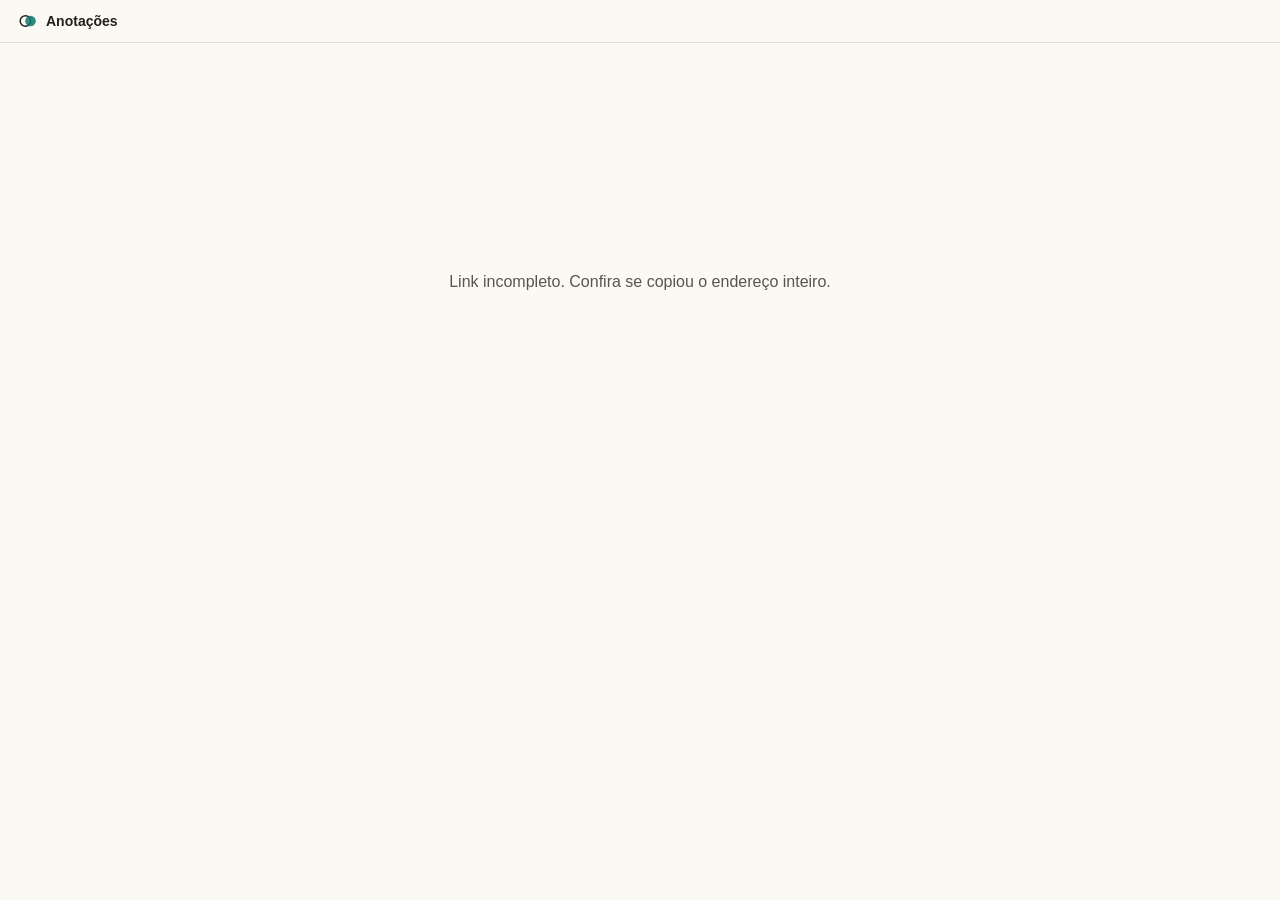
<file: docs/index.html>
<!doctype html>
<html lang="pt-BR">
<head>
<meta charset="utf-8" />
<meta name="viewport" content="width=device-width, initial-scale=1" />
<meta name="robots" content="noindex, nofollow" />
<meta name="referrer" content="no-referrer" />
<title>Anotações — página compartilhada</title>
<style>
  :root { --paper: #fbf9f4; --side: #f2eee5; --ink: #23201b; --ink-2: #5a544a; --ink-3: #8d867a; --line: #e4ded2; --hover: rgba(60,50,30,.06); --accent: #0f766e; --danger: #b4372b; }
  @media (prefers-color-scheme: dark) { :root { --paper: #1c1a17; --side: #23211d; --ink: #ece7dd; --ink-2: #b9b2a5; --ink-3: #857e72; --line: #36322c; --hover: rgba(255,245,225,.06); --accent: #2dd4bf; --danger: #ef7b6e; } mark[data-c] { color: #1c1a17; } }
  * { box-sizing: border-box; }
  html, body { margin: 0; height: 100%; background: var(--paper); color: var(--ink); font: 16px/1.6 -apple-system, BlinkMacSystemFont, "Segoe UI", Inter, Roboto, sans-serif; }
  button { font: inherit; color: inherit; background: none; border: 0; cursor: pointer; }
  .top { position: sticky; top: 0; z-index: 2; display: flex; align-items: center; gap: 10px; padding: 10px 18px; background: color-mix(in srgb, var(--paper) 90%, transparent); backdrop-filter: blur(8px); border-bottom: 1px solid var(--line); font-size: 14px; color: var(--ink-2); }
  .brand { display: flex; align-items: center; gap: 8px; font-weight: 600; color: var(--ink); }
  .crumbs { flex: 1; min-width: 0; overflow: hidden; white-space: nowrap; text-overflow: ellipsis; }
  .crumbs a { color: inherit; text-decoration: none; } .crumbs a:hover { text-decoration: underline; }
  .badge { font-size: 12px; padding: 2px 9px; border-radius: 999px; border: 1px solid var(--line); white-space: nowrap; }
  .badge.edit { color: var(--accent); border-color: var(--accent); }
  .status { font-size: 12px; color: var(--ink-3); min-width: 70px; text-align: right; }
  main { max-width: 760px; margin: 0 auto; padding: 40px 24px 30vh; }
  h1.title { font-family: Georgia, "Iowan Old Style", serif; font-size: 38px; line-height: 1.2; margin: 0 0 18px; outline: none; }
  .icon { font-size: 44px; margin-bottom: 6px; }
  .block { margin: 2px 0; min-height: 1.6em; }
  .ed { outline: none; white-space: pre-wrap; word-break: break-word; padding: 2px 2px; border-radius: 4px; }
  .ed:empty::before { content: attr(data-ph); color: var(--ink-3); }
  [contenteditable="true"].ed:focus { background: var(--hover); }
  .h1 .ed { font-size: 1.9em; font-weight: 700; margin-top: .6em; } .h2 .ed { font-size: 1.45em; font-weight: 650; margin-top: .5em; } .h3 .ed { font-size: 1.2em; font-weight: 650; margin-top: .4em; }
  .row { display: flex; gap: 8px; align-items: flex-start; } .row .ed { flex: 1; min-width: 0; }
  .marker { flex: none; width: 22px; text-align: right; color: var(--ink-2); }
  .todo input { margin-top: .45em; accent-color: var(--accent); } .todo.done .ed { text-decoration: line-through; color: var(--ink-3); }
  .quote { border-left: 3px solid var(--ink); padding-left: 14px; }
  .callout { background: var(--side); border-radius: 8px; padding: 10px 12px; }
  pre.code { background: var(--side); border-radius: 8px; padding: 12px 14px; font: 13.5px/1.5 ui-monospace, Menlo, monospace; overflow: auto; white-space: pre-wrap; }
  hr { border: 0; border-top: 1px solid var(--line); margin: 14px 0; }
  .pagelink { display: inline-flex; gap: 6px; align-items: center; padding: 3px 6px; border-radius: 6px; color: var(--ink); text-decoration: none; border-bottom: 1px solid var(--line); }
  .pagelink:hover { background: var(--hover); }
  .missing { color: var(--ink-3); font-size: 14px; }
  table { border-collapse: collapse; margin: 8px 0; width: 100%; font-size: 14px; } td { border: 1px solid var(--line); padding: 6px 9px; vertical-align: top; } tr.head td { background: var(--side); font-weight: 600; }
  figure { margin: 8px 0; } figure img { max-width: 100%; border-radius: 6px; } figcaption { font-size: 13px; color: var(--ink-3); }
  .cols { display: grid; gap: 28px; } @media (max-width: 700px) { .cols { grid-template-columns: 1fr !important; } }
  .ed b { font-weight: 700; } .ed code { font: .88em ui-monospace, Menlo, monospace; background: var(--hover); border: 1px solid var(--line); border-radius: 4px; padding: 0 4px; color: var(--danger); } .ed a { color: var(--accent); }
  mark[data-c] { border-radius: 3px; padding: 0 1px; }
  mark[data-c="amarelo"]{background:#fde68a} mark[data-c="verde"]{background:#bbf7d0} mark[data-c="azul"]{background:#bfdbfe} mark[data-c="rosa"]{background:#fbcfe8} mark[data-c="laranja"]{background:#fed7aa} mark[data-c="roxo"]{background:#ddd6fe} mark[data-c="cinza"]{background:#e5e7eb}
  span[data-c="vermelho"]{color:#dc2626} span[data-c="laranja"]{color:#ea580c} span[data-c="verde"]{color:#16a34a} span[data-c="azul"]{color:#2563eb} span[data-c="roxo"]{color:#7c3aed} span[data-c="rosa"]{color:#db2777} span[data-c="cinza"]{color:#6b7280}
  .size-s .ed { font-size: .86em } .size-l .ed { font-size: 1.25em } .size-xl .ed { font-size: 1.6em }
  .msg { max-width: 520px; margin: 18vh auto; padding: 24px; text-align: center; color: var(--ink-2); }
  .add { margin-top: 14px; color: var(--ink-3); font-size: 14px; padding: 6px 4px; }
  .add:hover { color: var(--ink); }
  .foot { margin-top: 40px; font-size: 12px; color: var(--ink-3); }
</style>
</head>
<body>
<div class="top">
  <span class="brand"><svg viewBox="0 0 32 32" width="20" height="20"><circle cx="12" cy="16" r="8.5" fill="none" stroke="currentColor" stroke-width="2.4"/><circle cx="20" cy="16" r="8.5" fill="#0f766e" opacity=".85"/></svg>Anotações</span>
  <span class="crumbs" id="crumbs"></span>
  <span class="badge" id="badge" hidden></span>
  <span class="status" id="status"></span>
</div>
<main id="main"><div class="msg">Carregando…</div></main>
<script>
"use strict";
const SUPABASE = "https://uedwvksbhrxhbgsofxyq.supabase.co";
const ANON = "eyJhbGciOiJIUzI1NiIsInR5cCI6IkpXVCJ9.eyJpc3MiOiJzdXBhYmFzZSIsInJlZiI6InVlZHd2a3NiaHJ4aGJnc29meHlxIiwicm9sZSI6ImFub24iLCJpYXQiOjE3OTM3MDYzNjUsImV4cCI6MjEwOTI4MjM2NX0.mFvYRZvTJU-7R9HPRFz3d0wQuKHx1zSdV3CSibhkS-Q";
const $ = (id) => document.getElementById(id);
const esc = (s) => String(s ?? "").replace(/&/g, "&amp;").replace(/</g, "&lt;").replace(/>/g, "&gt;");
const uid = () => crypto.getRandomValues(new Uint8Array(8)).reduce((a, b) => a + b.toString(16).padStart(2, "0"), "");
const HL = ["amarelo","verde","azul","rosa","laranja","roxo","cinza"], TC = ["vermelho","laranja","verde","azul","roxo","rosa","cinza"];

/* Só as marcas que o app usa; o resto vira texto. */
function sanitize(html) {
  const root = document.createElement("div"); root.innerHTML = html; let out = "";
  const walk = (n) => {
    if (n.nodeType === 3) { out += esc(n.nodeValue); return; }
    if (n.nodeType !== 1) return;
    const t = n.tagName; if (t === "BR") { out += "\n"; return; } if (t === "SCRIPT" || t === "STYLE") return;
    let o = "", c = "";
    const map = { B: "b", STRONG: "b", I: "i", EM: "i", U: "u", S: "s", STRIKE: "s", DEL: "s", CODE: "code" };
    if (map[t]) { o = `<${map[t]}>`; c = `</${map[t]}>`; }
    else if (t === "A" && /^(https?:|mailto:)/i.test(n.getAttribute("href") || "")) { o = `<a href="${esc(n.getAttribute("href")).replace(/"/g, "&quot;")}" target="_blank" rel="noopener noreferrer">`; c = "</a>"; }
    else if (t === "MARK") { const k = HL.includes(n.dataset.c) ? n.dataset.c : "amarelo"; o = `<mark data-c="${k}">`; c = "</mark>"; }
    else if (t === "SPAN" && TC.includes(n.dataset.c)) { o = `<span data-c="${n.dataset.c}">`; c = "</span>"; }
    if (/^(DIV|P|LI)$/.test(t) && out && !out.endsWith("\n")) out += "\n";
    out += o; n.childNodes.forEach(walk); out += c;
  };
  root.childNodes.forEach(walk); return out;
}
const html = (b) => (b.rich ? sanitize(b.rich) : esc(b.text || ""));
const plain = (h) => { const d = document.createElement("div"); d.innerHTML = h; return d.textContent || ""; };
const hasMarks = (h) => /<[a-z]/i.test(h);

let token = "", pageId = "", link = null, dirty = new Set(), saving = false, timer = null;
const PH = { text: "Escreva algo…", h1: "Título 1", h2: "Título 2", h3: "Título 3", bullet: "Item", number: "Item", todo: "Tarefa", quote: "Citação", callout: "Destaque" };
const EDITABLE = ["text","h1","h2","h3","bullet","number","todo","quote","callout"];

function parseHash() { const [t, p] = location.hash.slice(1).split("/"); token = t || ""; pageId = p || ""; }

async function rpc(fn, args) {
  const r = await fetch(`${SUPABASE}/rest/v1/rpc/${fn}`, { method: "POST", headers: { apikey: ANON, Authorization: `Bearer ${ANON}`, "Content-Type": "application/json" }, body: JSON.stringify(args) });
  const j = await r.json().catch(() => null);
  if (!r.ok) throw new Error(j?.message || `erro ${r.status}`);
  return j;
}

function status(t) { $("status").textContent = t; }

async function load(keepFocus) {
  if (!/^[A-Za-z0-9_-]{32,}$/.test(token)) return fail("Link incompleto. Confira se copiou o endereço inteiro.");
  try { link = await rpc("anotacoes_link_read", { p_token: token }); } catch (e) { return fail("Não foi possível abrir o link agora. Tente de novo em instantes."); }
  if (!link) return fail("Este link não existe ou foi revogado pelo dono.");
  if (!pageId || !link.content.pages[pageId]) pageId = link.content.root;
  if (!keepFocus) render();
}

function fail(msg) { $("main").innerHTML = `<div class="msg">${esc(msg)}</div>`; $("crumbs").textContent = ""; $("badge").hidden = true; }

const canEdit = () => link?.mode === "edit";
const pages = () => link.content.pages;

function crumbs() {
  const out = []; let p = pages()[pageId]; const seen = new Set();
  while (p && !seen.has(p.id)) { seen.add(p.id); out.unshift(p); p = p.parentId ? pages()[p.parentId] : null; }
  $("crumbs").innerHTML = out.map((x, i) => i === out.length - 1 ? esc(x.title || "Sem título") : `<a href="#${token}/${x.id}">${esc(x.title || "Sem título")}</a> / `).join("");
  document.title = `${out.at(-1)?.title || "Página"} — Anotações`;
}

function render() {
  const p = pages()[pageId];
  crumbs();
  $("badge").hidden = false; $("badge").textContent = canEdit() ? "✏️ Você pode editar" : "👁 Só leitura"; $("badge").className = "badge" + (canEdit() ? " edit" : "");
  const m = $("main"); m.innerHTML = "";
  if (p.icon) { const i = document.createElement("div"); i.className = "icon"; i.textContent = p.icon; m.append(i); }
  const h = document.createElement("h1"); h.className = "title"; h.textContent = p.title || ""; h.dataset.ph = "Sem título";
  if (canEdit()) { h.contentEditable = "plaintext-only"; h.oninput = () => { p.title = h.textContent; touch(p.id); }; h.onkeydown = (e) => { if (e.key === "Enter") { e.preventDefault(); m.querySelector(".ed[contenteditable]")?.focus(); } }; }
  m.append(h);
  const wrap = document.createElement("div"); m.append(wrap);
  renderBlocks(p, wrap);
  if (canEdit()) {
    const add = document.createElement("button"); add.className = "add"; add.textContent = "+ Adicionar parágrafo";
    add.onclick = () => { const b = { id: uid(), type: "text", text: "" }; p.blocks.push(b); touch(p.id); renderBlocks(p, wrap); focusBlock(b.id); };
    m.append(add);
  }
  const f = document.createElement("div"); f.className = "foot"; f.textContent = "Compartilhado pelo app Anotações. " + (canEdit() ? "As alterações são salvas sozinhas." : "");
  m.append(f);
}

function focusBlock(id, end) { const el = document.querySelector(`[data-id="${id}"] .ed`); if (!el) return; el.focus(); const r = document.createRange(); r.selectNodeContents(el); r.collapse(!end ? false : false); const s = getSelection(); s.removeAllRanges(); s.addRange(r); }

function renderBlocks(p, wrap) {
  wrap.innerHTML = ""; let n = 0; const list = p.blocks || [];
  let target = wrap, cols = null;
  for (const b of list) {
    if (b.type === "cols") { cols = document.createElement("div"); cols.className = "cols"; const k = list.slice(list.indexOf(b)).findIndex((x) => x.type === "colend"); const count = list.slice(list.indexOf(b), list.indexOf(b) + (k < 0 ? list.length : k)).filter((x) => x.type === "colbreak").length + 1; cols.style.gridTemplateColumns = `repeat(${count}, minmax(0,1fr))`; wrap.append(cols); target = document.createElement("div"); cols.append(target); continue; }
    if (b.type === "colbreak" && cols) { target = document.createElement("div"); cols.append(target); continue; }
    if (b.type === "colend") { cols = null; target = wrap; continue; }
    n = b.type === "number" ? n + 1 : 0;
    target.append(blockEl(p, b, n, wrap));
  }
}

function blockEl(p, b, n, wrap) {
  const d = document.createElement("div"); d.className = `block ${b.type}` + (b.size ? ` size-${b.size}` : ""); d.dataset.id = b.id;
  const ed = () => {
    const e = document.createElement("div"); e.className = "ed"; e.innerHTML = html(b); e.dataset.ph = PH[b.type] || "";
    if (canEdit() && EDITABLE.includes(b.type)) {
      e.contentEditable = "true";
      e.oninput = () => { const h = sanitize(e.innerHTML); b.text = plain(h); if (hasMarks(h)) b.rich = h; else delete b.rich; touch(p.id); };
      e.onpaste = (ev) => { ev.preventDefault(); document.execCommand("insertText", false, ev.clipboardData.getData("text/plain")); };
      e.onkeydown = (ev) => {
        if (ev.key === "Enter" && !ev.shiftKey) {
          ev.preventDefault();
          const nb = { id: uid(), type: ["bullet","number","todo"].includes(b.type) ? b.type : "text", text: "" };
          if (b.type === "todo") nb.checked = false;
          if (!b.text && b.type !== "text") { b.type = "text"; touch(p.id); renderBlocks(p, wrap); focusBlock(b.id); return; }
          p.blocks.splice(p.blocks.indexOf(b) + 1, 0, nb); touch(p.id); renderBlocks(p, wrap); focusBlock(nb.id);
        } else if (ev.key === "Backspace" && !b.text && p.blocks.length > 1) {
          ev.preventDefault(); const i = p.blocks.indexOf(b); p.blocks.splice(i, 1); touch(p.id); renderBlocks(p, wrap);
          const prev = p.blocks.slice(0, i).reverse().find((x) => EDITABLE.includes(x.type)); if (prev) focusBlock(prev.id, true);
        }
      };
    }
    return e;
  };
  switch (b.type) {
    case "bullet": case "number": { const r = document.createElement("div"); r.className = "row"; const mk = document.createElement("span"); mk.className = "marker"; mk.textContent = b.type === "bullet" ? "•" : n + "."; r.append(mk, ed()); d.append(r); break; }
    case "todo": { const r = document.createElement("div"); r.className = "row todo" + (b.checked ? " done" : ""); const c = document.createElement("input"); c.type = "checkbox"; c.checked = !!b.checked; c.disabled = !canEdit(); c.onchange = () => { b.checked = c.checked; r.classList.toggle("done", c.checked); touch(p.id); }; r.append(c, ed()); d.append(r); break; }
    case "callout": { const r = document.createElement("div"); r.className = "row callout"; const mk = document.createElement("span"); mk.textContent = "💡"; r.append(mk, ed()); d.append(r); break; }
    case "quote": { d.classList.add("quote"); d.append(ed()); break; }
    case "code": { const pre = document.createElement("pre"); pre.className = "code"; pre.textContent = b.text || ""; d.append(pre); break; }
    case "divider": d.append(document.createElement("hr")); break;
    case "page": case "database": { const t = b.ref && pages()[b.ref]; if (t) { const a = document.createElement("a"); a.className = "pagelink"; a.href = `#${token}/${t.id}`; a.textContent = `${t.icon || (b.type === "database" ? "▤" : "📄")} ${t.title || "Sem título"}`; d.append(a); } else { const s = document.createElement("span"); s.className = "missing"; s.textContent = "(página não incluída no link)"; d.append(s); } break; }
    case "table": { const tb = document.createElement("table"); (b.rows || []).forEach((row, i) => { const tr = document.createElement("tr"); if (b.header && i === 0) tr.className = "head"; row.forEach((c) => { const td = document.createElement("td"); td.textContent = c; tr.append(td); }); tb.append(tr); }); d.append(tb); break; }
    case "image": { if (!b.src) break; const f = document.createElement("figure"); const img = document.createElement("img"); if (/^(https:|data:image\/)/.test(b.src)) img.src = b.src; img.alt = b.caption || ""; f.append(img); if (b.caption) { const c = document.createElement("figcaption"); c.textContent = b.caption; f.append(c); } d.append(f); break; }
    case "file": { const s = document.createElement("span"); s.className = "missing"; s.textContent = `📎 ${b.caption || "anexo"} (disponível no app)`; d.append(s); break; }
    default: d.append(ed());
  }
  return d;
}

function touch(id) { dirty.add(id); status("Editando…"); clearTimeout(timer); timer = setTimeout(save, 1200); }

async function save() {
  if (saving) { timer = setTimeout(save, 800); return; }
  saving = true; status("Salvando…");
  try {
    for (const id of [...dirty]) { dirty.delete(id); const p = pages()[id]; await rpc("anotacoes_link_write", { p_token: token, p_page: id, p_title: p.title ?? null, p_blocks: p.blocks }); }
    status("✓ Salvo");
  } catch (e) { status("Erro ao salvar"); alert("Não foi possível salvar: " + e.message); }
  finally { saving = false; }
}

window.addEventListener("hashchange", () => { const t = token; parseHash(); if (t === token && link) { if (!pages()[pageId]) pageId = link.content.root; render(); } else void load(); });
window.addEventListener("beforeunload", (e) => { if (dirty.size || saving) { e.preventDefault(); e.returnValue = ""; } });
// Busca novidades do dono de tempos em tempos (se ninguém estiver digitando aqui).
setInterval(async () => { if (!link || dirty.size || saving || document.activeElement?.isContentEditable) return; const before = JSON.stringify(link.content.pages[pageId]); await load(true); if (JSON.stringify(link.content.pages[pageId]) !== before) render(); }, 20000);
parseHash(); void load();
</script>
</body>
</html>
</file>
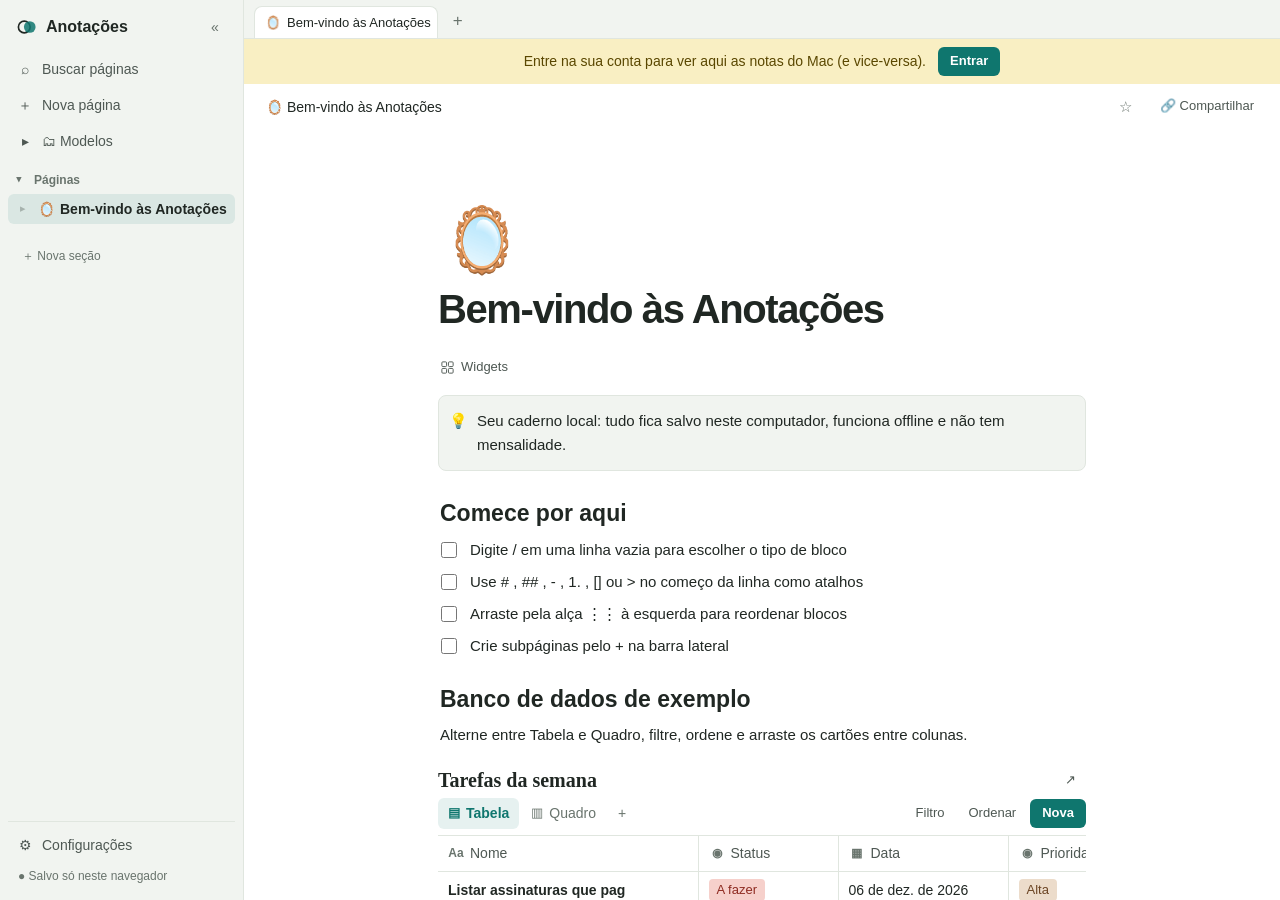
<file: docs/app/index.html>
<!doctype html>
<html lang="pt-BR">
  <head>
    <meta charset="UTF-8" />
    <meta name="viewport" content="width=device-width, initial-scale=1.0, viewport-fit=cover" />
    <meta name="apple-mobile-web-app-capable" content="yes" />
    <meta name="mobile-web-app-capable" content="yes" />
    <meta name="apple-mobile-web-app-status-bar-style" content="default" />
    <meta name="apple-mobile-web-app-title" content="Anotações" />
    <meta name="theme-color" content="#0f766e" />
    <meta name="description" content="Anotações — caderno local de páginas, blocos e bancos de dados." />
    <link rel="icon" type="image/svg+xml" href="./icon.svg" />
    <link rel="apple-touch-icon" sizes="180x180" href="./apple-touch-icon.png" />
    <link rel="manifest" href="./manifest.webmanifest" />
    <title>Anotações</title>
    <script type="module" crossorigin src="./assets/index-vkqSmqb_.js"></script>
    <link rel="stylesheet" crossorigin href="./assets/index-DmM8IKfW.css">
  </head>
  <body>
    <div id="root"></div>
  </body>
</html>
</file>
<file: docs/app/assets/index-DmM8IKfW.css>
:root{--bg: #f7f8f6;--paper: #ffffff;--side: #f1f4f0;--ink: #202723;--ink-2: #4e5853;--ink-3: #69746d;--line: #e0e6df;--hover: rgba(32, 59, 46, .065);--active: rgba(15, 118, 110, .1);--accent: #0f766e;--accent-ink: #ffffff;--danger: #b4372b;--shadow: 0 10px 30px rgba(40, 30, 10, .14), 0 1px 3px rgba(40, 30, 10, .1);--radius: 8px;--serif: "Iowan Old Style", "Palatino Linotype", Palatino, "Book Antiqua", Georgia, serif;--sans: ui-sans-serif, -apple-system, BlinkMacSystemFont, "Segoe UI", Roboto, "Helvetica Neue", Arial, sans-serif;--mono: ui-monospace, "SF Mono", Menlo, Consolas, monospace;--c-gray: #e6e2da;--t-gray: #4e4a43;--c-brown: #ecdccb;--t-brown: #6b4423;--c-orange: #f8dcc0;--t-orange: #8a4510;--c-yellow: #f6e8a9;--t-yellow: #6d5800;--c-green: #cfe8d5;--t-green: #1f5f33;--c-blue: #cfe1f3;--t-blue: #1d4f80;--c-purple: #e1d6f2;--t-purple: #553489;--c-pink: #f3d4e4;--t-pink: #87285b;--c-red: #f6d0cb;--t-red: #8d2a20;color-scheme:light}@media(prefers-color-scheme:dark){:root{--bg: #181c1a;--paper: #1d2320;--side: #171c19;--ink: #e9eeea;--ink-2: #b8c3bc;--ink-3: #a0ada5;--line: #353f39;--hover: rgba(255, 245, 225, .06);--active: rgba(45, 212, 191, .14);--accent: #2bb3a3;--accent-ink: #0b1312;--danger: #ef7b6e;--shadow: 0 12px 34px rgba(0, 0, 0, .5), 0 1px 3px rgba(0, 0, 0, .4);--c-gray: #3a3732;--t-gray: #ddd6ca;--c-brown: #4a3a2c;--t-brown: #ecd2b8;--c-orange: #5a3a1e;--t-orange: #f8c99a;--c-yellow: #554a1a;--t-yellow: #f3e08a;--c-green: #1f4a2e;--t-green: #a9e2b8;--c-blue: #1d3a57;--t-blue: #acd0f5;--c-purple: #3d2d5a;--t-purple: #d4bff7;--c-pink: #55253f;--t-pink: #f4b8d6;--c-red: #5a2620;--t-red: #f7b2a9;color-scheme:dark}}*{box-sizing:border-box}html,body,#root{height:100%}body{margin:0;background:var(--bg);color:var(--ink);font:15px/1.6 var(--sans);-webkit-font-smoothing:antialiased}button{font:inherit;color:inherit;background:none;border:0;cursor:pointer;padding:0}input,select{font:inherit;color:inherit}.muted{color:var(--ink-3)}.pad{padding:8px 10px}.app{display:grid;grid-template-columns:244px minmax(0,1fr);height:100%}.app.no-sidebar{grid-template-columns:1fr}.main{overflow-y:auto;background:var(--paper);min-width:0}.topbar{position:sticky;top:0;z-index:5;display:flex;align-items:center;gap:8px;height:46px;padding:0 16px;background:color-mix(in srgb,var(--paper) 88%,transparent);-webkit-backdrop-filter:blur(8px);backdrop-filter:blur(8px)}.crumbs{display:flex;align-items:center;min-width:0;overflow:hidden;white-space:nowrap;font-size:14px;color:var(--ink-2)}.crumb{padding:2px 6px;border-radius:5px;max-width:220px;overflow:hidden;text-overflow:ellipsis}.crumb:hover{background:var(--hover)}.crumb.current{color:var(--ink)}.sep{color:var(--ink-3);margin:0 1px}.sidebar{background:var(--side);border-right:1px solid var(--line);display:flex;flex-direction:column;min-height:0;padding:10px 8px;gap:2px;font-size:14px}.brand{display:flex;align-items:center;gap:8px;padding:4px 8px 10px}.logo{color:var(--ink);display:grid}.brand-name{font-family:var(--sans);font-size:16px;font-weight:700;flex:1}.side-action{display:flex;align-items:center;gap:8px;width:100%;padding:6px 8px;border-radius:6px;color:var(--ink-2);text-align:left}.side-action:hover{background:var(--hover);color:var(--ink)}.side-action span{width:18px;text-align:center}.side-escriba{display:flex;align-items:center;gap:4px}.side-escriba .side-action{flex:1;min-width:0}.side-rec{display:inline-flex;align-items:center;gap:6px;padding:4px 9px;border-radius:999px;font-size:12px;font-weight:600;color:#c0392b;border:1px solid color-mix(in srgb,#c0392b 35%,transparent);white-space:nowrap}.side-rec i{width:8px;height:8px;border-radius:50%;background:#dc352f;box-shadow:0 0 0 2px color-mix(in srgb,#dc352f 20%,transparent)}.side-rec:hover{background:color-mix(in srgb,#dc352f 10%,transparent)}.side-label{font-size:12px;font-weight:600;color:var(--ink-3);padding:14px 10px 4px}.tree{flex:1;overflow-y:auto;min-height:40px}.tree-row{display:flex;align-items:center;gap:4px;height:30px;padding-right:4px;border-radius:6px;cursor:pointer;color:var(--ink-2);position:relative}.tree-row:hover{background:var(--hover);color:var(--ink)}.tree-row.active{background:var(--active);color:var(--ink);font-weight:550}.tree-row.drop-inside{box-shadow:inset 0 0 0 2px var(--accent)}.tree-row.drop-before:before{content:"";position:absolute;left:6px;right:6px;top:-1px;height:2px;background:var(--accent);border-radius:2px}.twisty{width:18px;height:18px;border-radius:4px;font-size:11px;color:var(--ink-3);transition:transform .12s;flex:none}.twisty:hover{background:var(--hover)}.twisty.open{transform:rotate(90deg)}.twisty.empty{opacity:.45}.tree-icon{width:20px;text-align:center;flex:none}.tree-title{flex:1;overflow:hidden;text-overflow:ellipsis;white-space:nowrap}.tree-actions{display:none;gap:2px}.tree-row:hover .tree-actions{display:flex}.tree-empty{font-size:13px;color:var(--ink-3);height:26px;display:flex;align-items:center}.version-line{display:block;width:100%;text-align:left;font-size:11px;color:var(--ink-3);opacity:.75;padding:4px 10px 2px;white-space:nowrap;overflow:hidden;text-overflow:ellipsis}.version-line:hover{opacity:1;color:var(--ink-2)}[data-platform=darwin] .sidebar{padding-top:40px;position:relative}[data-platform=darwin] .sidebar:before{content:"";position:absolute;top:0;left:0;right:0;height:36px;-webkit-app-region:drag}[data-platform=darwin] .topbar{-webkit-app-region:drag}[data-platform=darwin] .topbar button,[data-platform=darwin] .topbar input,[data-platform=darwin] .topbar a,[data-platform=darwin] .topbar [role=button]{-webkit-app-region:no-drag}[data-platform=darwin] .app.no-sidebar .topbar{padding-left:84px}.side-scroll{flex:1;overflow-y:auto;min-height:40px}.side-scroll .tree{flex:none;overflow:visible;min-height:0;padding-bottom:10px}.tree-section{padding-bottom:4px}.side-label-btn{display:block;width:100%;text-align:left;border-radius:6px}.side-label-btn:hover{color:var(--ink-2);background:var(--hover)}.fav-btn{margin-left:auto;font-size:15px}.fav-btn.on{color:#e0a526}.fav-btn+.ai-pill{margin-left:6px}.side-footer{border-top:1px solid var(--line);padding-top:6px;margin-top:6px}.local-badge{display:block;width:100%;text-align:left;font-size:12px;color:var(--accent);padding:4px 10px;overflow:hidden;text-overflow:ellipsis;white-space:nowrap}.local-badge.warn{color:#b7791f;text-decoration:underline;text-underline-offset:3px}.local-badge.err{color:var(--danger);text-decoration:underline;text-underline-offset:3px}.local-badge.muted-badge{color:var(--ink-3)}.reconnect-banner{display:flex;align-items:center;gap:12px;justify-content:center;flex-wrap:wrap;padding:8px 16px;background:color-mix(in srgb,#f6e8a9 70%,var(--paper));color:#5a4700;font-size:14px}@media(prefers-color-scheme:dark){.reconnect-banner{background:#3d3510;color:#f3e08a}}.icon-btn{width:24px;height:24px;border-radius:5px;display:inline-grid;place-items:center;color:var(--ink-3);flex:none}.icon-btn:hover{background:var(--hover);color:var(--ink)}.ghost{padding:4px 10px;border-radius:6px;color:var(--ink-2)}.ghost:hover{background:var(--hover);color:var(--ink)}.ghost.on{color:var(--accent);font-weight:600}.ghost.danger{color:var(--danger)}.small{font-size:13px}.primary{background:var(--accent);color:var(--accent-ink);padding:5px 14px;border-radius:6px;font-weight:600}.primary:hover{filter:brightness(1.08)}.primary.small{padding:4px 12px}:where(button,select):focus-visible{outline:2px solid var(--accent);outline-offset:2px}.page-title{letter-spacing:-.035em}.page{max-width:760px;margin:0 auto;padding:44px 56px 30vh}.page.wide{max-width:1180px}.page-head{margin-bottom:8px}.page-icon{font-size:30px;line-height:1;border-radius:8px;padding:4px}.page-icon.large{font-size:64px;margin-bottom:6px}.page-icon:hover{background:var(--hover)}.add-icon{opacity:0;transition:opacity .15s}.page-head:hover .add-icon,.peek-body:hover .add-icon{opacity:1}.page-title{display:block;width:100%;border:0;outline:0;background:transparent;font:720 40px/1.18 var(--sans);color:var(--ink);padding:4px 0 12px}.page-title:not(:focus){text-overflow:ellipsis}.page-title::placeholder{color:var(--ink-3);opacity:.6}.empty-state{display:grid;place-items:center;gap:12px;padding:20vh 20px;color:var(--ink-2)}.blocks{position:relative}.block{position:relative;display:flex;align-items:flex-start;margin:1px 0;border-radius:4px}.block-gutter{position:absolute;left:-52px;top:3px;display:flex;gap:2px;opacity:0;transition:opacity .1s}.block:hover>.block-gutter,.block:focus-within>.block-gutter{opacity:1}.gutter-btn{width:22px;height:24px;border-radius:4px;color:var(--ink-3);display:grid;place-items:center;font-size:14px;-webkit-user-select:none;user-select:none}.gutter-btn:hover{background:var(--hover);color:var(--ink)}.handle{cursor:grab;letter-spacing:-3px;font-size:12px}.block.dragging{opacity:.4}.block.drop-before:before,.block.drop-after:after{content:"";position:absolute;left:0;right:0;height:3px;background:var(--accent);border-radius:2px;opacity:.7}.block.drop-before:before{top:-2px}.block.drop-after:after{bottom:-2px}.block>.editable,.block-row{flex:1;min-width:0}.editable{outline:none;white-space:pre-wrap;word-break:break-word;padding:3px 2px;min-height:1.6em;caret-color:var(--accent)}.editable:empty:before{content:attr(data-placeholder);color:var(--ink-3);opacity:0;pointer-events:none}.editable:focus:empty:before{opacity:.8}.block-h1 .editable:empty:before,.block-h2 .editable:empty:before,.block-h3 .editable:empty:before{opacity:.6}.block-h1{margin-top:26px}.block-h1 .editable{font:700 30px/1.25 var(--sans)}.block-h2{margin-top:20px}.block-h2 .editable{font:650 23px/1.3 var(--sans)}.block-h3{margin-top:14px}.block-h3 .editable{font:650 18.5px/1.35 var(--sans)}.block-row{display:flex;align-items:flex-start;gap:6px}.block-row>.editable{flex:1}.marker{width:22px;flex:none;text-align:center;padding-top:3px;color:var(--ink-2)}.marker.num{font-variant-numeric:tabular-nums;text-align:right;padding-right:2px}.todo-box{width:16px;height:16px;margin:7px 5px 0 3px;accent-color:var(--accent);cursor:pointer;flex:none}.checked .editable{text-decoration:line-through;color:var(--ink-3)}.block-quote .editable{border-left:3px solid var(--ink);padding-left:14px;font-family:var(--serif);font-size:17px}.callout{background:var(--side);border:1px solid var(--line);border-radius:var(--radius);padding:10px 12px 10px 8px;margin:4px 0}.block-code .editable{font:13.5px/1.55 var(--mono);background:var(--side);border:1px solid var(--line);border-radius:var(--radius);padding:14px 16px;margin:4px 0;-moz-tab-size:2;tab-size:2}.divider{flex:1;padding:8px 0;outline:none;border-radius:4px}.divider:focus{background:var(--active)}.divider hr{border:0;border-top:1px solid var(--line);margin:0}.page-link{display:flex;align-items:center;gap:8px;width:100%;padding:4px;border-radius:5px;text-align:left}.page-link:hover{background:var(--hover)}.page-link-title{text-decoration:underline;text-decoration-color:var(--line);text-underline-offset:4px;font-weight:550}.missing{color:var(--ink-3);font-style:italic;padding:3px 2px}.blocks-tail{height:120px;cursor:text}.popover{position:fixed;z-index:100;background:var(--paper);border:1px solid var(--line);border-radius:10px;box-shadow:var(--shadow);padding:6px;max-height:70vh;overflow-y:auto;font-size:14px}.menu-label{font-size:11px;font-weight:600;text-transform:uppercase;letter-spacing:.08em;color:var(--ink-3);padding:8px 8px 4px}.menu-item{display:flex;align-items:center;gap:8px;width:100%;padding:5px 8px;border-radius:6px;text-align:left;min-height:32px}.menu-item:hover,.menu-item.active{background:var(--hover)}.menu-item.danger{color:var(--danger)}.menu-icon{width:26px;height:26px;flex:none;display:grid;place-items:center;border:1px solid var(--line);border-radius:6px;font-size:12px;background:var(--paper);color:var(--ink-2)}.menu-text{display:flex;flex-direction:column;line-height:1.25}.menu-text small{color:var(--ink-3);font-size:12px}.menu-input{width:100%;padding:6px 8px;border:1px solid var(--line);border-radius:6px;background:var(--bg);outline:none;margin-bottom:4px}.menu-input:focus{border-color:var(--accent)}.option-row{justify-content:space-between}.option-pick{flex:1;text-align:left}.swatch{width:16px;height:16px;border-radius:4px;display:inline-block}.emoji-grid{display:grid;grid-template-columns:repeat(8,1fr);gap:2px}.emoji-grid button{font-size:20px;height:34px;border-radius:6px}.emoji-grid button:hover{background:var(--hover)}.pill{display:inline-block;padding:0 8px;border-radius:4px;font-size:13px;line-height:22px;white-space:nowrap;max-width:100%;overflow:hidden;text-overflow:ellipsis}.swatch.c-gray,.pill.c-gray{background:var(--c-gray);color:var(--t-gray)}.swatch.c-brown,.pill.c-brown{background:var(--c-brown);color:var(--t-brown)}.swatch.c-orange,.pill.c-orange{background:var(--c-orange);color:var(--t-orange)}.swatch.c-yellow,.pill.c-yellow{background:var(--c-yellow);color:var(--t-yellow)}.swatch.c-green,.pill.c-green{background:var(--c-green);color:var(--t-green)}.swatch.c-blue,.pill.c-blue{background:var(--c-blue);color:var(--t-blue)}.swatch.c-purple,.pill.c-purple{background:var(--c-purple);color:var(--t-purple)}.swatch.c-pink,.pill.c-pink{background:var(--c-pink);color:var(--t-pink)}.swatch.c-red,.pill.c-red{background:var(--c-red);color:var(--t-red)}.database{margin:10px 0 14px;width:100%}.database.inline{margin-left:0}.db-title-row{display:flex;align-items:center;gap:6px}.db-title{min-width:0;flex:1;border:0;outline:0;background:transparent;font:650 20px/1.4 var(--serif);padding:4px 0;color:var(--ink)}.db-bar{display:flex;align-items:center;justify-content:space-between;gap:8px;border-bottom:1px solid var(--line);padding-bottom:6px;flex-wrap:wrap}.db-tabs{display:flex;gap:2px;flex-wrap:wrap}.db-tab{padding:4px 10px;border-radius:6px;color:var(--ink-3);font-size:14px;display:flex;align-items:center;gap:6px}.db-tab:hover{background:var(--hover);color:var(--ink)}.db-tab.active{color:var(--accent);font-weight:650;background:var(--active)}.tab-icon{font-size:13px}.db-tools{display:flex;align-items:center;gap:4px}.table-wrap{overflow-x:auto}.db-table{border-collapse:collapse;min-width:100%;font-size:14px}.db-table th,.db-table td{border-bottom:1px solid var(--line);border-right:1px solid var(--line);text-align:left;vertical-align:middle;padding:0;min-width:140px;height:36px}.db-table th:last-child,.db-table td:last-child{border-right:0}.db-table th.col-title,.db-table td.t-title{min-width:260px}.db-table .col-add{min-width:40px;width:40px}.db-table th{font-weight:500;color:var(--ink-2)}.th-btn{width:100%;height:34px;padding:0 10px;text-align:left;display:flex;align-items:center;gap:6px;white-space:nowrap}.th-btn:hover{background:var(--hover)}.prop-icon{color:var(--ink-3);font-size:12px;min-width:16px;text-align:center;font-weight:600}.db-table tr:hover td{background:color-mix(in srgb,var(--hover) 50%,transparent)}.db-table tr.drop-before td{box-shadow:inset 0 2px 0 var(--accent)}.db-table td{position:relative}.row-handle{position:absolute;left:-24px;top:8px;color:var(--ink-3);cursor:grab;opacity:0;letter-spacing:-3px;font-size:12px}.db-table tr:hover .row-handle{opacity:1}.row-del{opacity:0;margin:0 8px}.db-table tr:hover .row-del{opacity:1}.cell-input{width:100%;height:35px;border:0;outline:0;padding:0 10px;background:transparent}.cell-input:focus{box-shadow:inset 0 0 0 2px var(--accent);border-radius:3px;background:var(--paper)}.cell-input.num{text-align:right;font-variant-numeric:tabular-nums}.cell-title{display:flex;align-items:center}.cell-title .cell-input{font-weight:550}.open-btn{font-size:12px;color:var(--ink-2);border:1px solid var(--line);background:var(--paper);border-radius:5px;padding:1px 7px;margin-right:8px;white-space:nowrap;opacity:0}tr:hover .open-btn,.cell-title:focus-within .open-btn{opacity:1}.select-cell{width:100%;min-height:35px;padding:0 10px;text-align:left;display:flex;align-items:center}.select-cell:hover{background:var(--hover)}.date-cell{position:relative;display:flex;align-items:center;height:35px;padding:0 10px;cursor:pointer;white-space:nowrap}.db-table td.t-date{min-width:170px}.date-cell input{position:absolute;top:0;right:0;bottom:0;left:0;opacity:0;cursor:pointer;width:100%}.date-cell input::-webkit-calendar-picker-indicator{position:absolute;top:0;right:0;bottom:0;left:0;width:100%;height:100%;cursor:pointer}.cell-check{width:16px;height:16px;margin:0 10px;accent-color:var(--accent);cursor:pointer}.table-new{display:block;width:100%;text-align:left;padding:7px 10px;color:var(--ink-3);border-bottom:1px solid var(--line);font-size:14px}.table-new:hover{background:var(--hover);color:var(--ink)}.table-count{font-size:12px;color:var(--ink-3);padding:6px 10px}.rule-editor{display:flex;flex-direction:column;gap:4px}.rule{display:flex;gap:6px;align-items:center;padding:2px 4px}.rule select,.rule input{flex:1;min-width:0;padding:5px 6px;border:1px solid var(--line);border-radius:6px;background:var(--bg)}.board{display:flex;gap:14px;overflow-x:auto;padding:12px 2px 20px;align-items:flex-start}.board-col{width:270px;flex:none;border-radius:10px;padding:6px;background:color-mix(in srgb,var(--side) 60%,transparent);transition:background .1s}.board-col.over{background:var(--active)}.board-col-head{display:flex;align-items:center;gap:8px;padding:4px 4px 8px}.count{color:var(--ink-3);font-size:13px}.card{background:var(--paper);border:1px solid var(--line);border-radius:8px;padding:9px 11px;margin-bottom:7px;box-shadow:0 1px 2px #281e0a0f;cursor:pointer;position:relative;display:flex;flex-direction:column;gap:5px}.card:hover{border-color:var(--ink-3)}.card.dragging{opacity:.4}.card.drop-before:before{content:"";position:absolute;left:0;right:0;top:-5px;height:3px;background:var(--accent);border-radius:2px}.card-title{font-weight:600;font-size:14px}.card-prop{font-size:12.5px}.board-new{width:100%;text-align:left;padding:6px 8px;border-radius:6px;color:var(--ink-3);font-size:14px}.board-new:hover{background:var(--hover);color:var(--ink)}.board-empty{padding:30px;text-align:center;color:var(--ink-2);display:grid;gap:12px;justify-items:center}.peek-backdrop{position:fixed;top:0;right:0;bottom:0;left:0;background:#140f0540;z-index:50;display:flex;justify-content:flex-end}.peek{width:min(720px,100%);height:100%;background:var(--paper);box-shadow:var(--shadow);display:flex;flex-direction:column;animation:slide .16s ease-out}@keyframes slide{0%{transform:translate(30px);opacity:.4}to{transform:none;opacity:1}}.peek-bar{display:flex;justify-content:space-between;padding:10px 14px;border-bottom:1px solid var(--line)}.peek-body{padding:26px 56px 30vh;overflow-y:auto;flex:1}.peek-body .page-title{font-size:32px}.props-list{display:grid;gap:2px;margin:4px 0 8px}.prop-line{display:grid;grid-template-columns:170px 1fr;align-items:center;min-height:36px;border-radius:6px}.prop-line:hover{background:color-mix(in srgb,var(--hover) 60%,transparent)}.prop-name{color:var(--ink-2);display:flex;align-items:center;gap:6px;padding-left:4px;font-size:14px}.prop-value{min-width:0}hr.soft{border:0;border-top:1px solid var(--line);margin:14px 0 18px}@media(max-width:760px){.app{grid-template-columns:1fr}.sidebar{position:fixed;inset:0 auto 0 0;width:82vw;max-width:300px;z-index:40;box-shadow:var(--shadow);padding-top:env(safe-area-inset-top);padding-bottom:env(safe-area-inset-bottom);padding-left:env(safe-area-inset-left)}.side-backdrop{position:fixed;top:0;right:0;bottom:0;left:0;z-index:39;background:#0e161259}.topbar{padding-top:max(8px,env(safe-area-inset-top));padding-left:max(10px,env(safe-area-inset-left));padding-right:max(10px,env(safe-area-inset-right))}.topbar .icon-btn{min-width:40px;min-height:40px}.signin-banner{padding:max(8px,env(safe-area-inset-top)) 12px 8px max(12px,env(safe-area-inset-left));display:flex;align-items:center;gap:10px;font-size:14px;text-align:left}.signin-banner{flex-wrap:nowrap}.signin-banner span{flex:1}.signin-banner+.topbar,.signin-banner~.topbar{padding-top:8px}.page{padding:28px 18px 30vh 34px}.page-title{font-size:32px}.block-gutter{left:-30px}.block-gutter .gutter-btn:first-child{display:none}.peek-body{padding:20px 18px 30vh}.prop-line{grid-template-columns:120px 1fr}}.simple-table{flex:1;min-width:0;margin:6px 0}.simple-table-scroll{overflow-x:auto}.simple-table table{border-collapse:collapse;font-size:14px;min-width:100%}.simple-table td{border:1px solid var(--line);vertical-align:top;min-width:120px;padding:0}.simple-table tr.head td{background:var(--side);font-weight:600}.tcell{outline:none;padding:6px 9px;white-space:pre-wrap;word-break:break-word;min-height:1.6em}.tcell:focus{box-shadow:inset 0 0 0 2px var(--accent)}.simple-table-tools{display:flex;gap:4px;flex-wrap:wrap;opacity:0;transition:opacity .1s;padding-top:4px}.simple-table:hover .simple-table-tools,.simple-table:focus-within .simple-table-tools{opacity:1}.simple-table-tools button{font-size:12px;color:var(--ink-3);padding:2px 8px;border-radius:5px}.simple-table-tools button:hover{background:var(--hover);color:var(--ink)}.image-block{flex:1;margin:8px 0;min-width:0}.image-block img{max-width:100%;border-radius:6px;display:block;border:1px solid var(--line)}.image-empty{width:100%;padding:28px;border:1.5px dashed var(--line);border-radius:8px;color:var(--ink-3);background:var(--side)}.image-empty:hover{color:var(--ink);border-color:var(--ink-3)}.image-caption{width:100%;border:0;outline:0;background:transparent;font-size:13px;color:var(--ink-3);padding:4px 2px}.row-page-props{margin:0 0 6px}.gallery{display:grid;grid-template-columns:repeat(auto-fill,minmax(210px,1fr));gap:14px;padding:12px 0 18px}.gallery-card{display:flex;flex-direction:column;text-align:left;background:var(--paper);border:1px solid var(--line);border-radius:10px;overflow:hidden;box-shadow:0 1px 2px #281e0a0f;min-height:170px}.gallery-card:hover{border-color:var(--ink-3)}.gallery-cover{height:104px;padding:10px 12px;background:var(--side);font-size:11.5px;line-height:1.45;color:var(--ink-2);white-space:pre-line;overflow:hidden;border-bottom:1px solid var(--line)}.gallery-body{padding:9px 12px 11px;display:flex;flex-direction:column;gap:4px}.gallery-new{align-items:center;justify-content:center;color:var(--ink-3);border-style:dashed;background:transparent}.file-block{flex:1;display:flex;align-items:center;gap:10px;padding:8px 12px;margin:4px 0;border:1px solid var(--line);border-radius:8px;color:var(--ink);text-decoration:none;background:var(--side)}.file-block:hover{border-color:var(--ink-3)}.file-name{flex:1;font-weight:550;overflow:hidden;text-overflow:ellipsis;white-space:nowrap}.file-hint{font-size:12px;color:var(--ink-3)}.busy-overlay{position:fixed;top:0;right:0;bottom:0;left:0;z-index:200;background:#140f0540;display:grid;place-items:center}.busy-card{background:var(--paper);border:1px solid var(--line);border-radius:12px;box-shadow:var(--shadow);padding:18px 24px;display:flex;align-items:center;gap:12px;font-size:15px}.spinner{width:18px;height:18px;border-radius:50%;border:2.5px solid var(--line);border-top-color:var(--accent);animation:spin .8s linear infinite}@keyframes spin{to{transform:rotate(360deg)}}.block.selected{background:color-mix(in srgb,var(--accent) 16%,transparent);border-radius:4px}.block.selected .editable::selection{background:transparent}.copy-toast{position:fixed;left:50%;bottom:28px;transform:translate(-50%);z-index:300;background:var(--ink);color:var(--paper);padding:6px 14px;border-radius:8px;font-size:13px;box-shadow:var(--shadow);animation:toast 1.2s ease forwards}@keyframes toast{0%{opacity:0;transform:translate(-50%,6px)}15%,80%{opacity:1;transform:translate(-50%)}to{opacity:0}}.ai-pill{margin-left:auto;flex:none;font-size:12px;padding:3px 10px;border-radius:999px;border:1px solid var(--line);color:var(--ink-2);background:transparent;white-space:nowrap}.ai-pill:hover{background:var(--hover)}.ai-pill.ai-read{color:var(--accent);border-color:color-mix(in srgb,var(--accent) 40%,var(--line))}.ai-pill.ai-write{color:#fff;background:var(--accent);border-color:var(--accent)}.ai-pill.ai-write:hover{filter:brightness(1.08);background:var(--accent)}.menu-text{display:flex;flex-direction:column;line-height:1.25;min-width:0}.menu-text small{color:var(--ink-3);font-size:11.5px}.menu-note{font-size:12px;color:var(--ink-3);padding:6px 8px 8px;border-bottom:1px solid var(--line);margin-bottom:4px}.tree-ai{font-size:11px;opacity:.75;flex:none;margin-right:2px}.sync-card{width:min(440px,calc(100vw - 32px));background:var(--paper);border:1px solid var(--line);border-radius:14px;box-shadow:var(--shadow);padding:18px 20px}.sync-head{display:flex;align-items:center;justify-content:space-between;margin-bottom:8px}.sync-head h3{margin:0;font-size:18px}.sync-card p{margin:8px 0;line-height:1.45}.sync-card .small{font-size:13px}.sync-field{display:flex;flex-direction:column;gap:4px;font-size:13px;color:var(--ink-2);margin:10px 0}.sync-field input{font:inherit;font-size:15px;padding:8px 10px;border:1px solid var(--line);border-radius:8px;background:var(--paper);color:var(--ink)}.sync-field input:focus{outline:2px solid color-mix(in srgb,var(--accent) 45%,transparent);border-color:var(--accent)}.sync-actions{display:flex;gap:8px;margin-top:14px}.sync-actions button:not(.primary){padding:6px 14px;border:1px solid var(--line);border-radius:8px}.sync-err{color:var(--danger);font-size:13px}.sync-status{color:var(--accent);font-size:14px}.update-banner{display:flex;flex-wrap:wrap;align-items:center;gap:10px;padding:8px 16px;background:color-mix(in srgb,var(--accent) 12%,var(--paper));border-bottom:1px solid var(--line);font-size:13.5px}.update-banner>span:first-child{flex:1;min-width:220px}.update-banner.warn{background:color-mix(in srgb,#b7791f 14%,var(--paper))}.update-banner progress{width:180px;accent-color:var(--accent)}.update-banner button.small:not(.primary){padding:4px 10px;border:1px solid var(--line);border-radius:6px}.update-banner .link{color:var(--accent);text-decoration:underline;text-underline-offset:3px;padding:0}.update-warn{color:#b7791f;font-size:12.5px}.update-notes{flex-basis:100%;margin:4px 0 0;white-space:pre-wrap;font:inherit;font-size:13px;color:var(--ink-2);max-height:200px;overflow:auto}.editable:after{content:"​"}.editable b{font-weight:700}.editable code,.fmt-btn code{font-family:ui-monospace,SFMono-Regular,Menlo,monospace;font-size:.88em;background:var(--hover);border:1px solid var(--line);border-radius:4px;padding:0 4px;color:var(--danger)}.editable a{color:var(--accent);text-decoration:underline;text-underline-offset:2px;cursor:text}mark[data-c]{border-radius:3px;padding:0 1px;color:inherit}mark[data-c=amarelo]{background:#fde68a}mark[data-c=verde]{background:#bbf7d0}mark[data-c=azul]{background:#bfdbfe}mark[data-c=rosa]{background:#fbcfe8}mark[data-c=laranja]{background:#fed7aa}mark[data-c=roxo]{background:#ddd6fe}mark[data-c=cinza]{background:#e5e7eb}@media(prefers-color-scheme:dark){mark[data-c]{color:#1c1a17}}span[data-c=vermelho]{color:#dc2626}span[data-c=laranja]{color:#ea580c}span[data-c=verde]{color:#16a34a}span[data-c=azul]{color:#2563eb}span[data-c=roxo]{color:#7c3aed}span[data-c=rosa]{color:#db2777}span[data-c=cinza]{color:#6b7280}.block.size-s .editable{font-size:.86em}.block.size-l .editable{font-size:1.25em}.block.size-xl .editable{font-size:1.6em;line-height:1.35}.format-bar{position:fixed;z-index:60;display:flex;flex-wrap:wrap;align-items:center;gap:2px;padding:4px;background:var(--paper);border:1px solid var(--line);border-radius:9px;box-shadow:var(--shadow);max-width:380px}.fmt-btn{min-width:28px;height:28px;padding:0 6px;border-radius:6px;font-size:14px;color:var(--ink)}.fmt-btn:hover{background:var(--hover)}.fmt-sep{width:1px;height:18px;background:var(--line);margin:0 3px}.fmt-panel{flex-basis:100%;display:flex;flex-wrap:wrap;gap:4px;padding:6px 2px 2px;border-top:1px solid var(--line);margin-top:4px}.fmt-panel input{flex:1;min-width:0;font:inherit;font-size:13px;padding:4px 8px;border:1px solid var(--line);border-radius:6px;background:var(--paper);color:var(--ink)}.swatch{width:28px;height:26px;border-radius:6px;border:1px solid var(--line);font-weight:600}.size-opt{padding:3px 10px;border:1px solid var(--line);border-radius:6px;font-size:13px}.menu-sizes{display:flex;gap:4px;padding:2px 8px 6px}.size-chip{padding:2px 10px;border:1px solid var(--line);border-radius:6px;font-size:12.5px}.size-chip.active{border-color:var(--accent);color:var(--accent)}.columns{position:relative;display:grid;gap:28px;margin:4px 0;padding:2px 0;border-radius:6px}.columns.selected{background:color-mix(in srgb,var(--accent) 10%,transparent)}.column{min-width:0;display:flex;flex-direction:column}.column-tail{flex:1;min-height:18px;cursor:text}.columns-handle{position:absolute;left:-46px;top:2px;opacity:0}.columns:hover>.columns-handle{opacity:1}@media(max-width:760px){.columns{grid-template-columns:1fr!important;gap:4px}}.main{display:flex;flex-direction:column;overflow:hidden}.main>.page-scroll,.main>.new-tab,.main>.empty-state{flex:1;overflow-y:auto;min-height:0}.tabbar{display:flex;align-items:flex-end;gap:2px;padding:6px 10px 0;background:var(--side);border-bottom:1px solid var(--line);overflow-x:auto;scrollbar-width:none;flex:none}.tabbar::-webkit-scrollbar{display:none}[data-platform=darwin] .app.no-sidebar .tabbar{padding-left:84px}[data-platform=darwin] .tabbar{-webkit-app-region:drag}.tab,.tab-new{-webkit-app-region:no-drag}.tab{display:flex;align-items:center;gap:6px;min-width:90px;max-width:210px;height:32px;padding:0 6px 0 10px;border:1px solid transparent;border-bottom:none;border-radius:8px 8px 0 0;color:var(--ink-2);font-size:13px;cursor:default;-webkit-user-select:none;user-select:none}.tab:hover{background:var(--hover)}.tab.active{background:var(--paper);border-color:var(--line);color:var(--ink);margin-bottom:-1px;height:33px}.tab.dragging{opacity:.5}.tab-icon{flex:none;font-size:13px;display:inline-flex}.tab-title{flex:1;min-width:0;overflow:hidden;text-overflow:ellipsis;white-space:nowrap}.tab-close{flex:none;width:18px;height:18px;border-radius:4px;font-size:14px;line-height:1;color:var(--ink-3);opacity:0}.tab:hover .tab-close,.tab.active .tab-close{opacity:1}.tab-close:hover{background:var(--hover);color:var(--ink)}.tab-new{flex:none;width:28px;height:28px;margin:0 0 3px 4px;border-radius:6px;font-size:17px;color:var(--ink-3)}.tab-new:hover{background:var(--hover);color:var(--ink)}.new-tab{max-width:620px;margin:0 auto;padding:56px 32px;width:100%}.new-tab h2{font-family:var(--serif, Georgia, serif);font-weight:600;margin:0 0 14px}.new-tab-search{width:100%;font:inherit;font-size:16px;padding:10px 12px;border:1px solid var(--line);border-radius:10px;background:var(--paper);color:var(--ink);margin-bottom:8px}.new-tab-list{display:flex;flex-direction:column;margin-bottom:18px}.new-tab-item{display:flex;align-items:center;gap:8px;padding:7px 8px;border-radius:6px;text-align:left}.new-tab-item:hover{background:var(--hover)}.new-tab-item small{color:var(--ink-3);font-size:12px}.page-icon-img{width:1.15em;height:1.15em;object-fit:cover;border-radius:3px;vertical-align:-.18em}.page-icon.large .page-icon-img{width:64px;height:64px;border-radius:8px}.crumb-icon .page-icon-img{width:15px;height:15px}.page-cover{position:relative;height:210px;flex:none}.page-cover-tools{position:absolute;right:18px;bottom:12px;display:flex;gap:6px;opacity:0;transition:opacity .15s}.page-cover:hover .page-cover-tools{opacity:1}.page-cover-tools button{font-size:12.5px;padding:4px 10px;border-radius:6px;background:#ffffffd9;color:#222}.page.with-cover{padding-top:0}.page.with-cover .page-head{margin-top:-38px;position:relative}.page-head-tools{min-height:30px;display:flex;align-items:flex-end}.look-buttons{display:inline-flex;gap:4px;opacity:0;transition:opacity .15s}.page:hover .look-buttons,.look-buttons:focus-within{opacity:1}.page.with-cover .page-head-tools{min-height:8px;position:relative;top:6px}.look-grid{display:grid;grid-template-columns:repeat(5,1fr);gap:6px;padding:4px 8px 8px}.look-swatch{height:38px;border-radius:6px;border:1px solid var(--line)}.look-swatch:hover{outline:2px solid var(--accent)}.page-scroll.has-wallpaper{padding:0 0 40px}.page-scroll.has-wallpaper .page{background:color-mix(in srgb,var(--paper) 93%,transparent);border-radius:14px;margin-top:28px;box-shadow:var(--shadow);-webkit-backdrop-filter:blur(6px);backdrop-filter:blur(6px)}.page-scroll.has-wallpaper .page-cover{border-radius:0}.gallery-card{position:relative;cursor:pointer}.gallery-cover.image{padding:0}.card-cover-btn{position:absolute;top:6px;right:6px;z-index:1;width:28px;height:26px;display:grid;place-items:center;border-radius:6px;background:#ffffffe0;font-size:13px;opacity:0;cursor:pointer}.gallery-card:hover .card-cover-btn{opacity:1}.gallery.cards-s{grid-template-columns:repeat(auto-fill,minmax(150px,1fr))}.gallery.cards-s .gallery-cover{height:76px}.gallery.cards-l{grid-template-columns:repeat(auto-fill,minmax(300px,1fr))}.gallery.cards-l .gallery-cover{height:170px}.group-head{display:flex;align-items:center;gap:2px;padding:8px 4px 0 2px;border-radius:6px}.group-head .side-label{flex:1;text-align:left;padding:4px}.group-head .twisty{flex:none}.group-head .group-more{opacity:0;width:24px;height:22px}.group-head:hover .group-more{opacity:1}.group-head.drop-inside{background:color-mix(in srgb,var(--accent) 14%,transparent)}.group-head.is-hidden{opacity:.55}.group-edit{flex:1;font:inherit;font-size:12px;padding:3px 6px;border:1px solid var(--accent);border-radius:5px;background:var(--paper);color:var(--ink)}.side-extra{display:flex;flex-wrap:wrap;gap:4px;padding:10px 6px 6px}.side-mini{font-size:12px;color:var(--ink-3);padding:3px 8px;border-radius:6px}.side-mini:hover{background:var(--hover);color:var(--ink)}[data-platform=darwin] .app.no-sidebar .topbar{padding-left:16px}.share-btn{margin-left:4px;white-space:nowrap}.share-btn+.ai-pill{margin-left:4px}.share-card{width:min(560px,calc(100vw - 32px));max-height:calc(100vh - 60px);overflow:auto}.share-list{display:flex;flex-direction:column;gap:8px;margin:12px 0}.share-item{border:1px solid var(--line);border-radius:10px;padding:8px 10px}.share-row{display:flex;align-items:center;gap:8px}.share-row small{flex:1}.share-mode{font-size:12.5px;font-weight:600;padding:2px 8px;border-radius:999px;background:var(--hover)}.share-mode.edit{color:var(--accent)}.share-urls{display:flex;flex-wrap:wrap;gap:6px;margin-top:8px}.share-urls button{font-size:12.5px;padding:4px 10px;border:1px solid var(--line);border-radius:7px}.share-urls button:hover{background:var(--hover)}.link-btn{color:var(--accent);font-size:13px;padding:4px 0}.share-help{font-size:13px;line-height:1.5;padding-left:20px;color:var(--ink-2)}.share-help li{margin:6px 0}.widget{flex:1;min-width:0;border:1px solid var(--line);border-radius:12px;background:var(--paper);padding:10px 12px 12px;margin:6px 0;-webkit-user-select:none;user-select:none}.widget input,.widget textarea,.widget select{-webkit-user-select:text;user-select:text}.widget-head{display:flex;align-items:center;gap:8px;margin-bottom:6px}.widget-title{font-size:12px;font-weight:600;letter-spacing:.04em;text-transform:uppercase;color:var(--ink-3);flex:1}.widget-gear{opacity:0;transition:opacity .15s}.widget:hover .widget-gear,.widget-gear:focus{opacity:1}.w-settings{display:flex;flex-direction:column;gap:10px;padding:6px 4px}.w-field{display:flex;flex-direction:column;gap:4px;font-size:12px;color:var(--ink-2)}.w-field input,.w-field select,.w-field textarea,.ev-form input,.ev-form select,.task-new input{font:inherit;font-size:14px;color:var(--ink);background:var(--paper);border:1px solid var(--line);border-radius:6px;padding:5px 8px}.w-field textarea{resize:vertical;font-size:13px}.w-check{display:flex;align-items:center;gap:6px;font-size:13px;color:var(--ink-2);cursor:pointer}.w-check input{accent-color:var(--accent)}.w-link{color:var(--accent);font-size:13px;text-align:left;padding:0}.w-link:hover{text-decoration:underline}.w-err{color:var(--danger);font-size:12px;overflow:hidden;text-overflow:ellipsis;white-space:nowrap;max-width:320px;display:inline-block;vertical-align:middle}.cal-bar{display:flex;align-items:center;gap:6px;margin-bottom:8px}.cal-month{font-family:var(--serif);font-size:18px;text-transform:capitalize;min-width:150px;text-align:center}.cal-status{margin-left:auto;display:flex;align-items:center;gap:6px;font-size:12px;color:var(--ink-3)}.cal-grid{display:grid;grid-template-columns:repeat(7,minmax(0,1fr));border-top:1px solid var(--line);border-left:1px solid var(--line)}.cal-wd{font-size:11px;color:var(--ink-3);text-transform:uppercase;text-align:center;padding:4px 0;border-right:1px solid var(--line);border-bottom:1px solid var(--line)}.cal-day{display:flex;flex-direction:column;align-items:stretch;gap:2px;min-height:84px;padding:3px 4px 4px;text-align:left;border-right:1px solid var(--line);border-bottom:1px solid var(--line);border-radius:0;overflow:hidden}.cal-day:hover{background:var(--hover)}.cal-day.out{background:color-mix(in srgb,var(--side) 55%,transparent)}.cal-day.out .cal-n{color:var(--ink-3)}.cal-n{font-size:12px;align-self:flex-end;width:22px;height:22px;display:grid;place-items:center;border-radius:50%}.cal-day.today .cal-n{background:var(--accent);color:var(--accent-ink);font-weight:700}.cal-chip{--c: var(--accent);font-size:11.5px;line-height:1.35;padding:1px 5px;border-radius:4px;white-space:nowrap;overflow:hidden;text-overflow:ellipsis;background:color-mix(in srgb,var(--c) 18%,transparent);border-left:3px solid var(--c);color:var(--ink)}.cal-chip small{color:var(--ink-2);font-size:10.5px}.cal-chip.db{--c: var(--ink-3)}.cal-more{font-size:11px;color:var(--ink-3);padding-left:4px}.cal-dot{width:10px;height:10px;border-radius:50%;display:inline-block}.day-panel{display:flex;flex-direction:column;gap:2px;max-height:60vh;overflow:auto}.day-panel .menu-label{text-transform:capitalize}.ev-row{--c: var(--accent);display:flex;align-items:flex-start;gap:4px;border-radius:6px}.ev-main{flex:1;min-width:0;display:grid;grid-template-columns:62px 1fr;column-gap:8px;text-align:left;padding:5px 6px;border-left:3px solid var(--c);border-radius:6px}.ev-main:hover{background:var(--hover)}.ev-main.db{--c: var(--ink-3)}.ev-time{font-size:12px;color:var(--ink-2);font-variant-numeric:tabular-nums}.ev-title{font-size:14px;overflow:hidden;text-overflow:ellipsis}.ev-sub{grid-column:2;font-size:11.5px;color:var(--ink-3);overflow:hidden;text-overflow:ellipsis;white-space:nowrap}.ev-form{display:flex;flex-direction:column;gap:6px;padding:6px;border-top:1px solid var(--line);margin-top:4px}.ev-times{display:flex;align-items:center;gap:6px;font-size:13px;color:var(--ink-2)}.ev-times input{flex:1}.agenda{display:flex;flex-direction:column;gap:8px}.agenda-label{font-size:12px;font-weight:600;color:var(--ink-2);text-transform:capitalize;margin:2px 0}.clock{display:flex;flex-direction:column;align-items:flex-start}.clock-time{font-family:var(--serif);font-size:44px;line-height:1.05;font-variant-numeric:tabular-nums}.clock-date{color:var(--ink-2);font-size:14px}.countdown{display:flex;align-items:baseline;gap:10px;flex-wrap:wrap}.countdown-n{font-family:var(--serif);font-size:44px;line-height:1;color:var(--accent)}.countdown-txt{font-size:15px;color:var(--ink-2)}.countdown-txt small{color:var(--ink-3)}.quote-w{margin:2px 0}.quote-w p{font-family:var(--serif);font-size:19px;line-height:1.45;margin:0}.quote-w cite{display:block;margin-top:6px;color:var(--ink-3);font-style:normal;font-size:13px}.tasks-w{display:flex;flex-direction:column;gap:1px}.task-row{display:flex;align-items:center;gap:4px;border-radius:6px;padding-right:4px}.task-row:hover{background:var(--hover)}.task-row .todo-box{margin:0 4px 0 2px}.task-title{flex:1;text-align:left;padding:4px 2px;overflow:hidden;text-overflow:ellipsis;white-space:nowrap}.task-due{font-size:12px;color:var(--ink-3);font-variant-numeric:tabular-nums}.task-due.late{color:var(--danger);font-weight:600}.task-due.now{color:var(--accent);font-weight:600}.task-new input{width:100%;margin-top:6px;border-style:dashed}.drive-block{cursor:pointer;text-align:left}.drive-picker{width:min(560px,calc(100vw - 32px))}.drive-picker .new-tab-list{max-height:50vh;overflow:auto}.conn-card{width:min(560px,calc(100vw - 32px));max-height:calc(100vh - 40px);overflow:auto}.conn-sec{border-top:1px solid var(--line);padding:12px 0 6px}.conn-sec:first-of-type{border-top:none}.conn-sec h4{margin:0 0 6px;font-size:15px;display:flex;align-items:center;gap:8px}.g-logo{width:20px;height:20px;border-radius:50%;display:inline-grid;place-items:center;font:700 13px var(--sans);color:#fff;background:conic-gradient(#ea4335 0,#ea4335 25%,#fbbc05 0,#fbbc05 50%,#34a853 0,#34a853 75%,#4285f4 0)}.conn-badges{display:flex;gap:14px;margin:8px 0;font-size:13px;color:var(--ink-3)}.conn-badges .on{color:var(--accent);font-weight:600}.conn-sub{margin:10px 0;padding:8px 10px;background:var(--side);border-radius:8px;display:flex;flex-direction:column;gap:4px}.conn-steps{margin:6px 0 10px;padding-left:20px;font-size:13px;line-height:1.5;color:var(--ink-2);display:flex;flex-direction:column;gap:6px}.conn-steps a,.conn-card a{color:var(--accent)}.conn-cmd{font:12px/1.45 var(--mono);background:var(--side);border:1px solid var(--line);border-radius:8px;padding:8px 10px;white-space:pre-wrap;word-break:break-all;margin:6px 0;-webkit-user-select:all;user-select:all}.conn-ok{color:var(--accent);font-weight:600;font-size:13px;align-self:center}.db-tools{flex-wrap:wrap}.db-tools button:disabled{opacity:.45;cursor:default}.db-calendar-property{max-width:9rem;padding:4px 6px;border:1px solid var(--line);border-radius:6px;background:var(--paper);font-size:13px}.db-calendar{container-type:inline-size}.db-calendar-setup{border-bottom:1px solid var(--line);padding:18px 0 22px;color:var(--ink-2)}.db-calendar-setup p{margin:0 0 10px}.db-calendar-bar{display:flex;flex-wrap:wrap;align-items:center;justify-content:space-between;gap:6px;padding:14px 0}.db-calendar-bar>div{display:flex;align-items:center;gap:4px}.db-calendar-bar h2,.db-calendar-bar h3{font-size:16px;margin:0}.db-calendar-bar h2:first-letter,.db-calendar-bar h3:first-letter{text-transform:uppercase}.db-calendar-grid{display:grid;grid-template-columns:repeat(7,minmax(0,1fr));border:1px solid var(--line);border-radius:8px;overflow:clip}.db-calendar-weekday{color:var(--ink-3);font-size:12px;font-weight:600;padding:6px 8px;background:var(--bg)}.db-calendar-day{min-width:0;min-height:95px;border-top:1px solid var(--line);padding:4px}.db-calendar-day:not(:nth-child(7n)){border-right:1px solid var(--line)}.db-calendar-day.outside{background:var(--bg)}.db-calendar-day.outside .db-calendar-number{color:var(--ink-3)}.db-calendar-day-head{display:flex;justify-content:space-between;align-items:center;margin-bottom:4px}.db-calendar-number{display:inline-grid;place-items:center;width:24px;height:24px;font-size:12px;font-weight:600}.db-calendar-number.today,.db-calendar-mobile-day.today{color:var(--accent-ink);background:var(--accent);border-radius:6px}.db-calendar-add{font-size:16px}.db-calendar-entries{display:grid;gap:3px}.db-calendar-item{display:flex;align-items:center;gap:5px;width:100%;min-width:0;color:var(--ink);background:var(--active);padding:3px 5px;border-radius:4px;font-size:12px;text-align:left}.db-calendar-item:hover{background:color-mix(in srgb,var(--accent) 19%,var(--paper))}.db-calendar-item>:first-child{flex:none}.db-calendar-item>span:last-child{overflow:hidden;text-overflow:ellipsis;white-space:nowrap}.db-calendar-undated{margin-top:12px;color:var(--ink-2)}.db-calendar-undated summary{cursor:pointer;font-size:13px}.db-calendar-undated .db-calendar-item,.db-calendar-mobile-agenda .db-calendar-item{margin:4px 0;padding:6px 8px}.db-calendar-mobile-day,.db-calendar-mobile-agenda{display:none}@container (max-width: 520px){.db-calendar-day-head,.db-calendar-entries{display:none}.db-calendar-day{min-height:0;padding:2px}.db-calendar-weekday{padding:5px 0;text-align:center}.db-calendar-mobile-day{position:relative;display:grid;place-items:center;width:100%;min-height:34px;font-size:13px;border-radius:5px}.db-calendar-day.outside .db-calendar-mobile-day:not(.today){color:var(--ink-3)}.db-calendar-mobile-day[aria-pressed=true]{box-shadow:inset 0 0 0 2px var(--accent);background:var(--active);color:var(--ink)}.db-calendar-mobile-day i{position:absolute;bottom:4px;width:4px;height:4px;border-radius:50%;background:currentColor}.db-calendar-mobile-agenda{display:block}.db-calendar-mobile-agenda h3{font-size:14px}}.page-search{width:min(540px,calc(100vw - 24px));max-height:min(70vh,560px);margin:13vh auto auto;padding:0;border:1px solid var(--line);border-radius:10px;color:var(--ink);background:var(--paper);box-shadow:var(--shadow)}.page-search::backdrop{background:#18221c42}.page-search-form{display:flex;gap:8px;align-items:center;border-bottom:1px solid var(--line);padding:8px 12px}.page-search-form input{min-width:0;flex:1;background:transparent;border:0;padding:7px 4px}.page-search-label{color:var(--ink-3);font-size:12px;margin:8px 14px 4px}.page-search-results{padding:0 6px 8px}.page-search-result{display:flex;width:100%;align-items:center;gap:9px;text-align:left;padding:5px 8px;border-radius:5px}.page-search-result:hover,.page-search-result:focus-visible{background:var(--hover)}.page-search-result span{min-width:0}.page-search-result strong,.page-search-result small{display:block;overflow:hidden;text-overflow:ellipsis;white-space:nowrap}.page-search-result small{color:var(--ink-3)}.blocks{container:editor / inline-size;display:grid;grid-template-columns:repeat(6,minmax(0,1fr));column-gap:12px;align-items:start}.blocks>:is(.block,.columns,.blocks-tail,.block-insert-bar){grid-column:span 6;min-width:0}.blocks>.layout-half{grid-column:span 3}.blocks>.layout-two-thirds{grid-column:span 4}@container editor (max-width: 280px){.blocks>:is(.layout-half,.layout-two-thirds){grid-column:span 6}}.column{container:editor-column / inline-size}.column>.layout-half{width:50%}.column>.layout-two-thirds{width:66.667%}@container editor-column (max-width: 230px){.column>:is(.layout-half,.layout-two-thirds){width:100%}}.block-insert-bar{display:flex;margin:0 0 8px -8px}.widget-gallery-trigger{display:inline-flex;align-items:center;gap:6px}.blocks :is(.layout-half,.layout-two-thirds)>:is(.block-gutter,.columns-handle){top:-10px;left:auto;right:4px;z-index:2;background:var(--paper);border-radius:5px}.blocks :is(.layout-half,.layout-two-thirds){margin-block:10px 2px}.blocks :is(.surface-card,.surface-tinted){border:1px solid var(--line);border-radius:10px;padding:8px 12px}.blocks .surface-card{background:var(--paper);box-shadow:0 2px 6px #00000012}.blocks .surface-tinted{background:color-mix(in srgb,var(--accent) 9%,var(--paper))}.blocks :is(.surface-card,.surface-tinted).selected{outline:2px solid var(--accent)}.block-widget:is(.surface-card,.surface-tinted){padding:0}.block-widget:is(.surface-card,.surface-tinted)>.widget{margin:0;background:transparent;border:0}.columns-handle:is(:focus-visible,[aria-expanded=true]),.block:has(.handle[aria-expanded=true])>.block-gutter{opacity:1}.block-options .layout-label{text-transform:none;letter-spacing:0;font-size:12px}.layout-options{display:grid;grid-template-columns:repeat(3,minmax(0,1fr));gap:5px}.block-options .layout-options{padding:0 8px 6px}.layout-options button{display:flex;flex-direction:column;align-items:center;justify-content:center;gap:4px;min-width:0;padding:6px 3px;border:1px solid var(--line);border-radius:6px;font-size:12px;line-height:1.3}.layout-options button:hover{background:var(--hover)}.layout-options button[aria-pressed=true]{border-color:var(--accent);color:var(--accent);background:var(--active)}.width-glyph{width:28px;height:12px;border:1px solid currentColor;border-radius:3px;padding:2px}.width-glyph:after{content:"";display:block;height:100%;width:100%;background:currentColor;border-radius:1px;opacity:.64}.width-glyph-half:after{width:50%}.width-glyph-two-thirds:after{width:67%}.block-menu-select{display:grid;gap:4px;padding:7px 8px 5px;color:var(--ink-2);font-size:12px}.block-menu-select select{min-width:0;padding:5px 6px;border-radius:6px;border:1px solid var(--line);background:var(--paper);font-size:13px}.block-options hr.soft{margin:7px 0}.block-options .menu-sizes{flex-wrap:wrap}.block-options .size-chip{padding-inline:7px}.widget-gallery{width:min(660px,calc(100% - 24px));max-height:calc(100dvh - 28px);padding:0;border:1px solid var(--line);border-radius:15px;color:var(--ink);background:var(--paper);box-shadow:var(--shadow)}.widget-gallery::backdrop{background:#131d1957}.widget-gallery-head,.widget-gallery-foot{display:flex;align-items:center;justify-content:space-between;gap:8px;padding:14px 18px}.widget-gallery-head{border-bottom:1px solid var(--line)}.widget-gallery-head h2{margin:0;font-size:21px;letter-spacing:-.02em}.widget-gallery-head .icon-btn{font-size:22px}.widget-gallery-foot{justify-content:flex-end;border-top:1px solid var(--line)}.widget-gallery-body{display:grid;grid-template-columns:184px minmax(0,1fr)}.widget-gallery-kinds{display:flex;flex-direction:column;gap:3px;padding:12px 8px;background:var(--bg);border-right:1px solid var(--line)}.widget-gallery-kinds button{display:flex;align-items:center;gap:7px;text-align:left;padding:7px 8px;border-radius:6px;font-size:13px;line-height:1.35}.widget-gallery-kinds button:hover{background:var(--hover)}.widget-gallery-kinds button[aria-pressed=true]{background:var(--active);color:var(--accent);font-weight:650}.widget-gallery-kinds button span{flex:none;width:20px;text-align:center}.widget-gallery-preview{min-width:0;padding:14px 16px}.widget-gallery-preview>p{margin:8px 0 10px;color:var(--ink-2);font-size:13px}.widget-preview-stage{display:grid;align-items:center;min-height:205px;padding:18px 14px;border-radius:10px;background:var(--side)}.widget-preview{width:var(--preview-width, 100%);min-width:min(135px,100%);max-width:100%;padding:12px;border:1px solid var(--line);border-radius:13px;background:var(--paper);box-shadow:0 2px 6px #0000000f;overflow-wrap:anywhere}.preview-half{--preview-width: 50%}.preview-two-thirds{--preview-width: 67%}.widget-preview-title{font-size:11px;font-weight:650;color:var(--ink-2);margin-bottom:7px}.widget-preview-number{display:flex;flex-direction:column;gap:4px}.widget-preview-number strong{font:650 clamp(25px,4vw,41px)/1 var(--sans);letter-spacing:-.05em;color:var(--accent)}.widget-preview-number span{font-size:11px;color:var(--ink-2)}.widget-preview-calendar{display:grid;grid-template-columns:repeat(7,minmax(0,1fr));gap:2px;text-align:center;font-size:10px}.widget-preview-calendar b{color:var(--ink-3)}.widget-preview-calendar .outside{opacity:.55}.widget-preview-calendar .today{border-radius:4px;background:var(--accent);color:var(--accent-ink)}.widget-preview-list{list-style:none;padding:0;margin:0;font-size:11px}.widget-preview-list li+li{border-top:1px solid var(--line);margin-top:5px;padding-top:4px}.widget-preview-list :is(time,span){color:var(--accent);margin-right:4px}.widget-preview-quote{margin:0;font:15px/1.38 var(--serif)}.widget-preview.preview-kind-clock,.widget-preview.preview-kind-countdown{min-height:102px}.widget{container:widget / inline-size}.widget-title{min-width:0;overflow-wrap:anywhere}@container widget (max-width: 340px){.clock-time,.countdown-n{font-size:clamp(25px,15cqw,44px)}.clock-date{overflow-wrap:anywhere}.cal-bar{flex-wrap:wrap;gap:2px}.cal-month{min-width:0;flex:1;font-size:13px}.cal-status,.w-err{min-width:0;max-width:100%}.cal-day{min-height:28px;padding:1px;align-items:center}.cal-n{width:100%;align-self:center;max-width:21px;height:20px;font-size:10px}.cal-wd{font-size:9px}.cal-chip:not(:nth-child(2)),.cal-more{display:none}.cal-chip:nth-child(2){width:4px;height:4px;min-height:4px;padding:0;border:0;font-size:0;background:var(--accent)}.cal-chip small{display:none}}@media(max-width:530px){.widget-gallery-head,.widget-gallery-foot{padding:10px 12px}.widget-gallery-body{grid-template-columns:minmax(0,1fr)}.widget-gallery-kinds{display:grid;grid-template-columns:repeat(2,minmax(0,1fr));border-right:0;border-bottom:1px solid var(--line);padding:7px}.widget-gallery-preview{padding:10px}.widget-preview-stage{min-height:170px;padding:10px}}@media(max-width:760px){.columns:not(.layout-half,.layout-two-thirds)>.columns-handle{left:-30px}.peek-body :is(.block,.columns):not(.layout-half,.layout-two-thirds)>:is(.block-gutter,.columns-handle){left:-17px}}@media(pointer:coarse){.block-gutter,.columns-handle,.widget-gear{opacity:1}input,textarea,select{font-size:max(16px,1em)!important}}@media(display-mode:standalone){html,body{overscroll-behavior-y:none}.sidebar,.topbar{-webkit-user-select:none;user-select:none}.sidebar input,.topbar input{-webkit-user-select:text;user-select:text}}.template-folder{width:100%}.template-list{border-left:1px solid var(--line);margin:0 8px 12px 17px;padding-left:5px}.template-list button{display:flex;align-items:center;gap:8px;text-align:left;width:100%;padding:6px;border-radius:5px;color:var(--ink);font-size:13px}.template-list button:hover{background:var(--hover)}.template-list small,.template-preview article>small{display:block;font-size:11px;color:var(--ink-3)}.template-preview{padding:0;color:var(--ink);background:var(--paper);width:min(480px,94vw);max-height:90dvh;border:1px solid var(--line);border-radius:14px;box-shadow:var(--shadow)}.template-preview::backdrop{background:#0e16127a}.template-cover{height:75px;padding:10px;text-align:right}.template-cover button{background:var(--paper)}.template-preview article{padding:0 clamp(16px,5vw,32px) 24px}.template-icon{display:grid;place-items:center;background:var(--paper);border-radius:12px;width:48px;height:48px;margin:-23px 0 8px;position:relative;font-size:30px}.template-preview h2{font:600 28px/1.15 var(--serif);margin:5px 0}.template-preview h3{margin:20px 0 6px;font-size:14px}.template-preview h3 small{color:var(--ink-3);font-weight:400}.template-preview p{color:var(--ink-2);line-height:1.5;margin:8px 0}.template-preview dl{border:1px solid var(--line);border-radius:8px;margin:0;overflow:hidden}.template-preview dl div{display:grid;grid-template-columns:38% 1fr;font-size:13px}.template-preview dl div+div{border-top:1px solid var(--line)}.template-preview dt,.template-preview dd{margin:0;padding:8px}.template-preview dt{background:var(--side)}.template-preview .template-source{margin:20px 0 14px;font-size:12px}.template-source a{color:var(--accent)}.template-list .template-group,.template-list summary{padding:6px;color:var(--ink-2);font-size:12px}.template-list summary{cursor:pointer;margin-top:5px}.balance-summary{display:flex;flex-wrap:wrap;gap:8px;margin:8px 0}.balance-summary div{flex:1 1 110px;border-radius:8px;background:var(--side);padding:10px 14px}.balance-summary dt{color:var(--ink-2);font-size:12px}.balance-summary dd{margin:4px 0 0;font-variant-numeric:tabular-nums}.balance-summary div:last-child{background:var(--active);font-weight:600}
</file>
